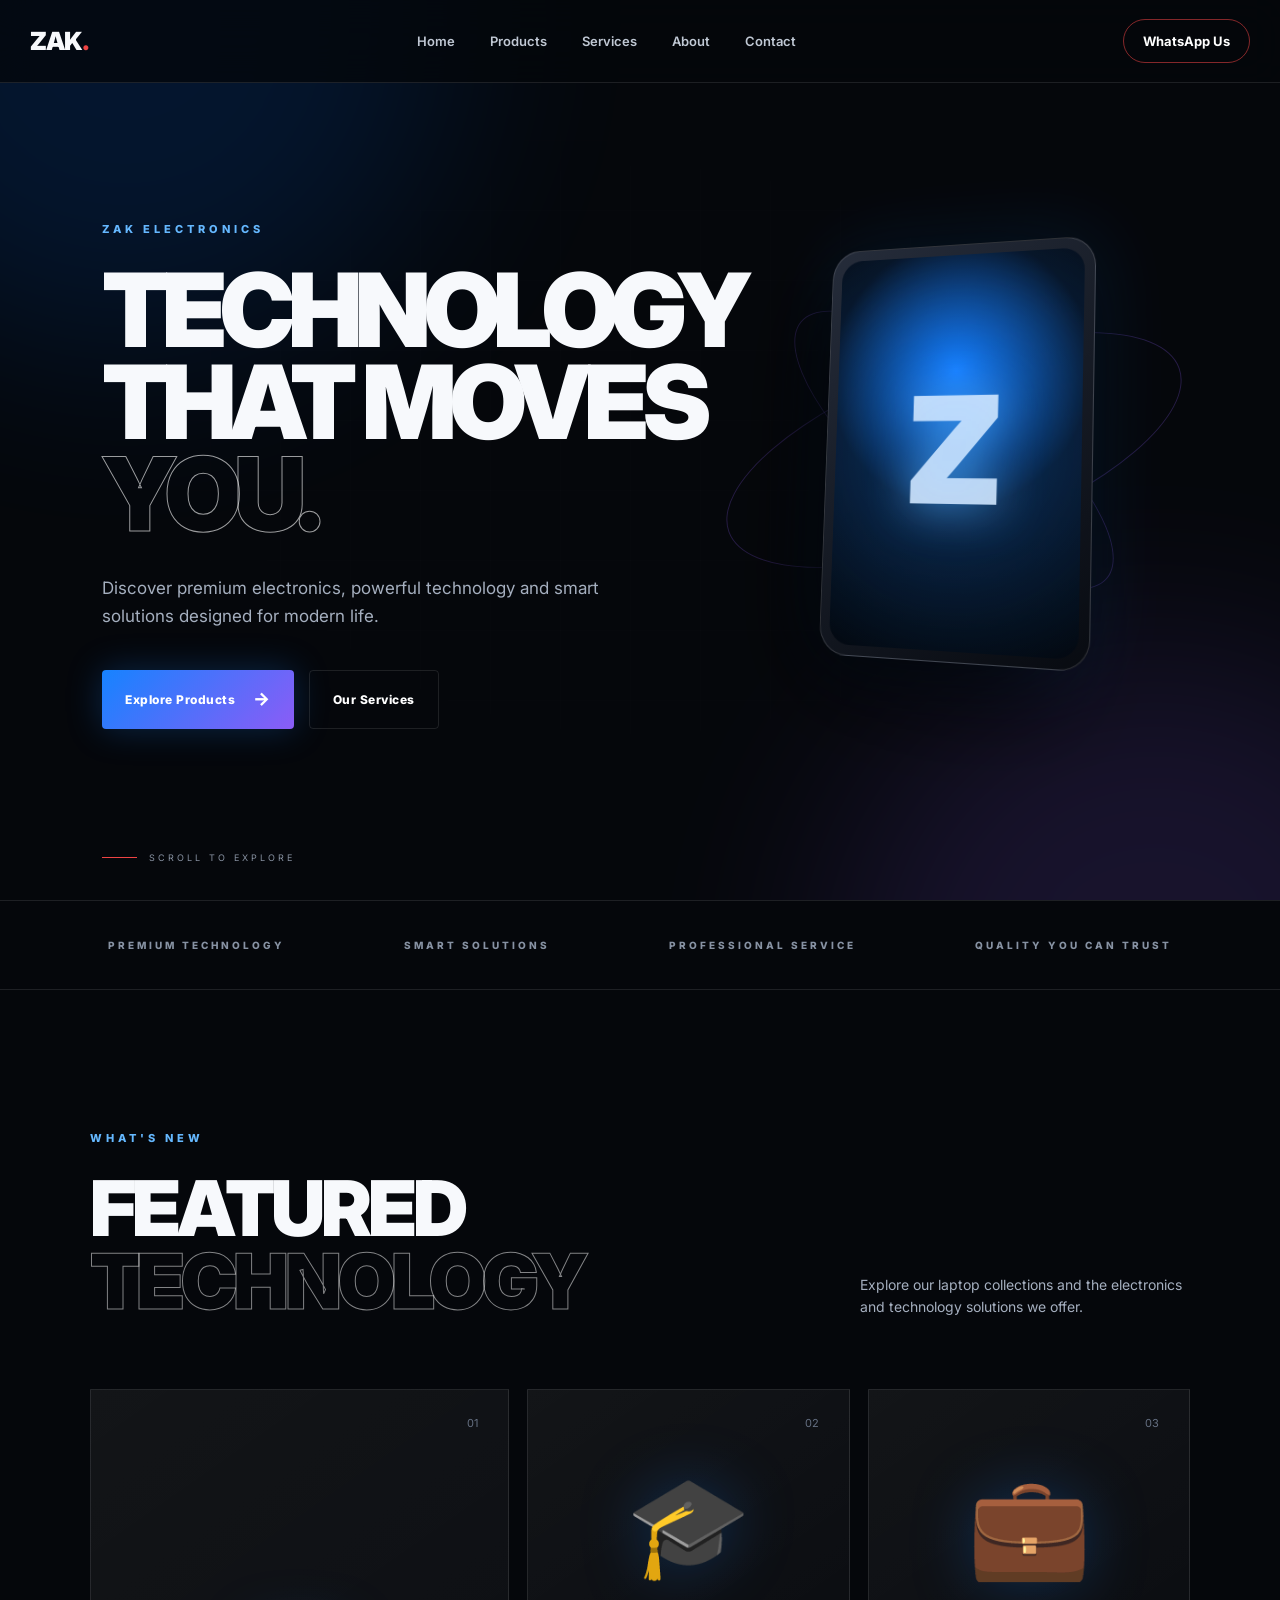
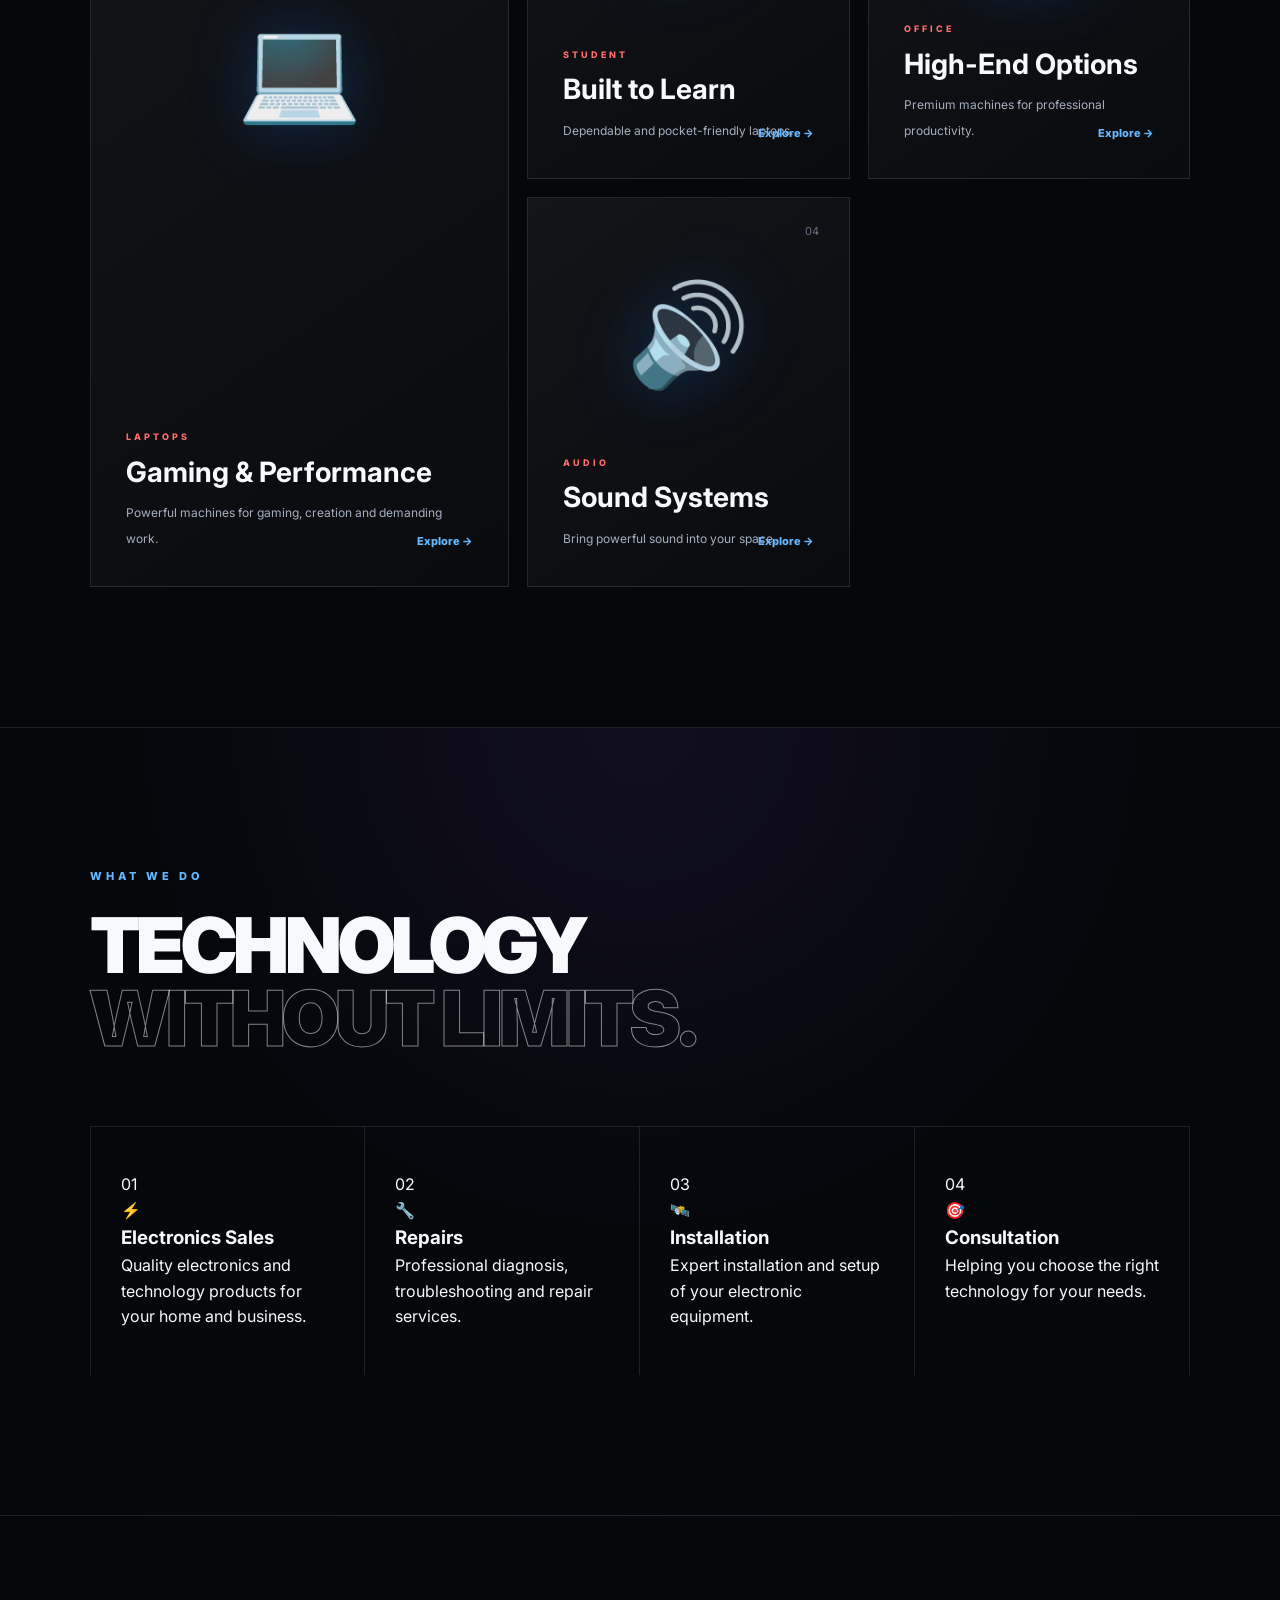
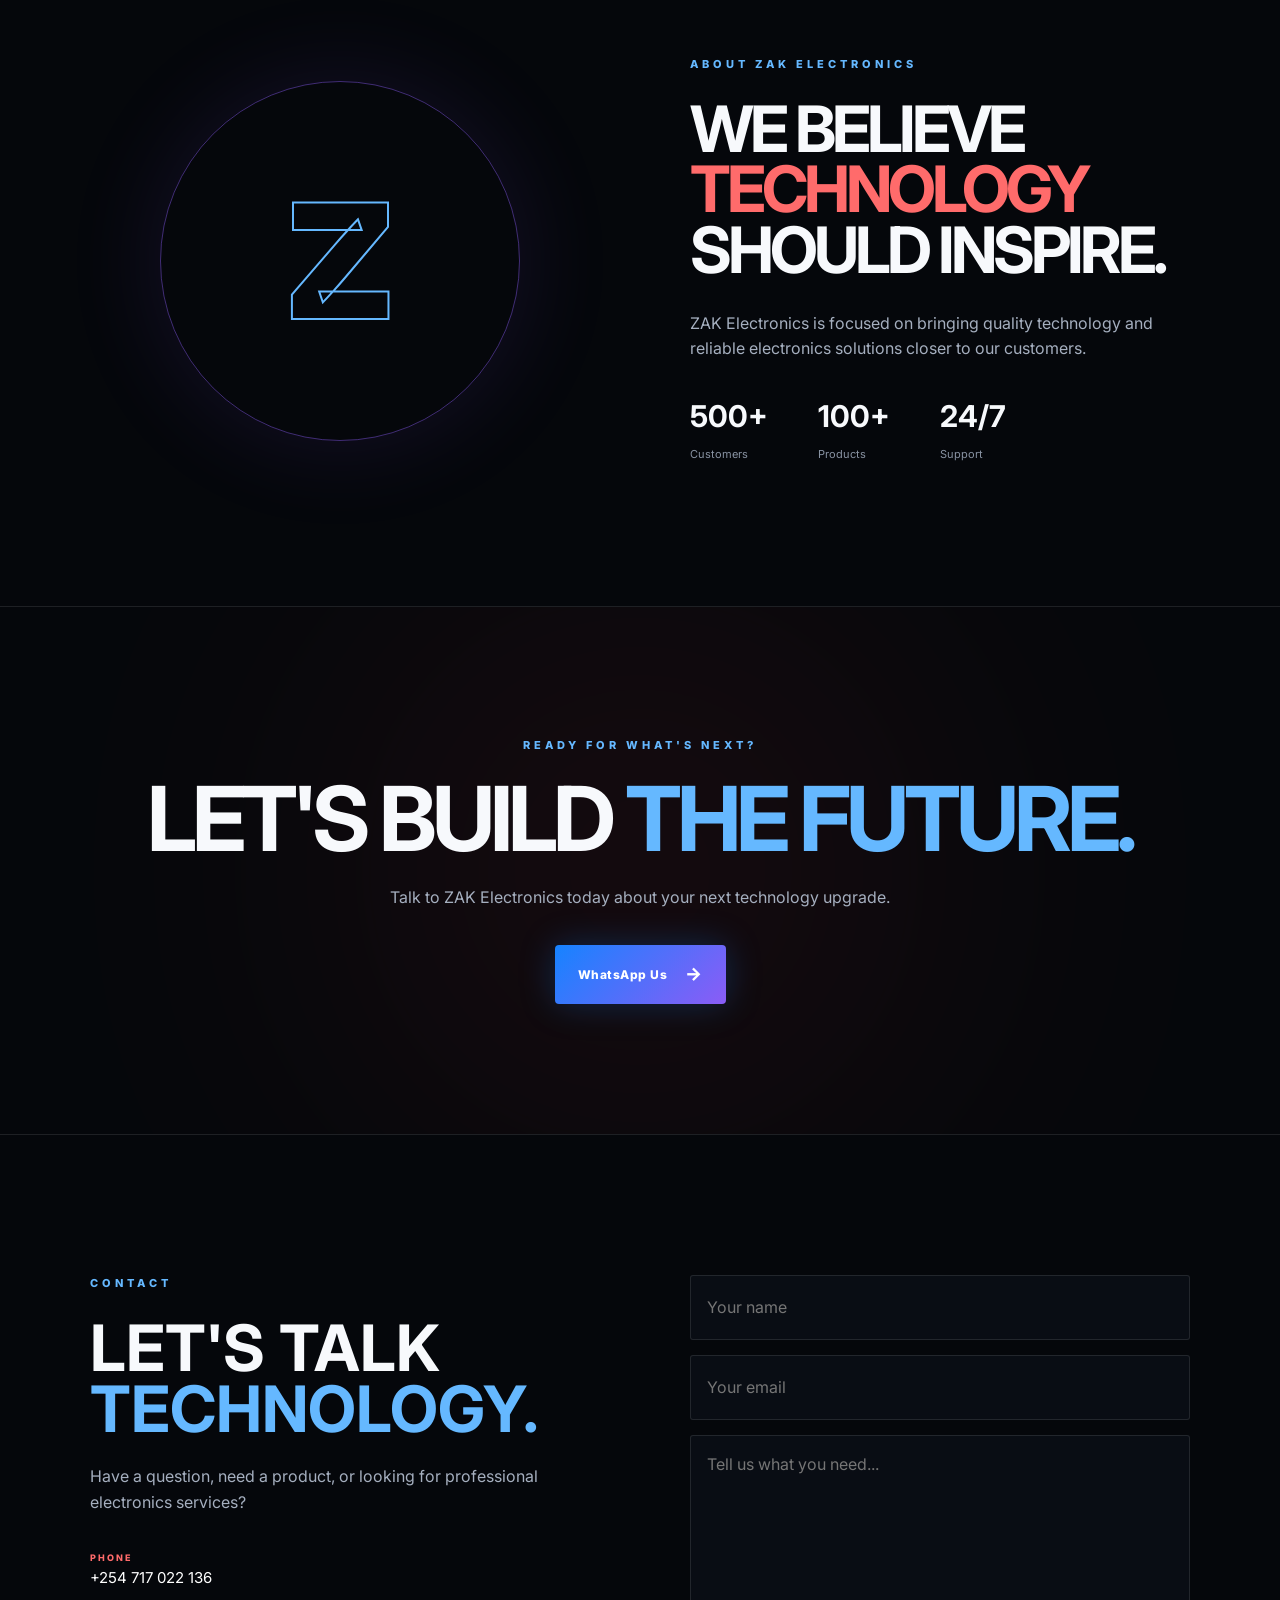
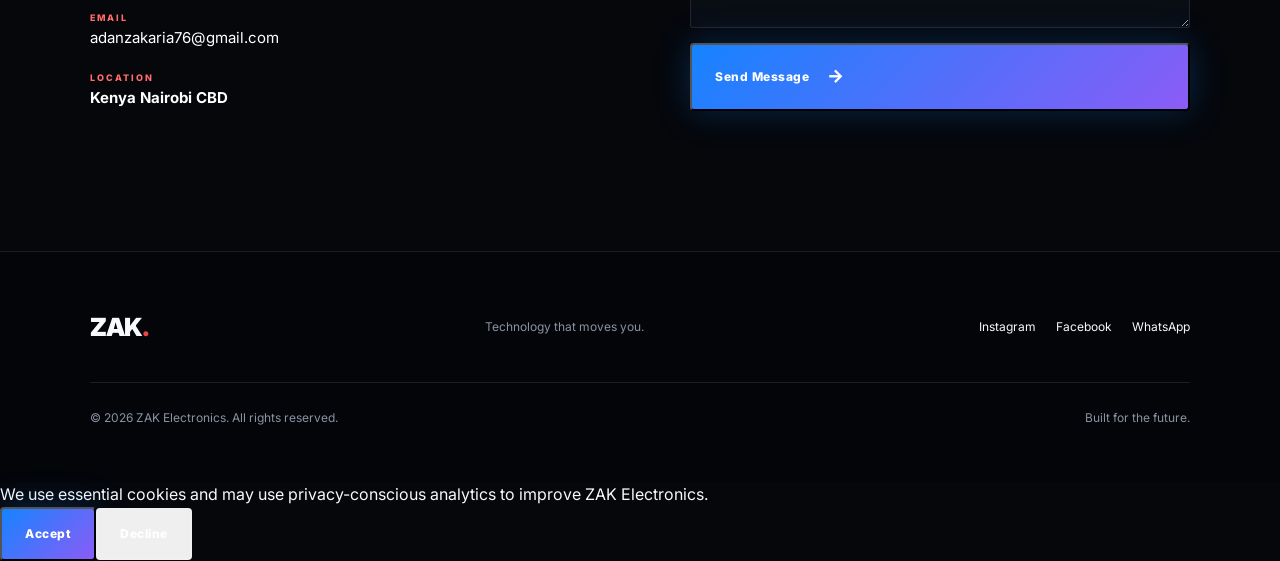
<file: index.html>
<!DOCTYPE html><html lang="en"><head><meta charset="UTF-8"><meta name="viewport" content="width=device-width, initial-scale=1.0"><title>ZAK Electronics Nairobi | Electronics & Technology</title><meta name="description" content="ZAK Electronics Nairobi CBD — quality electronics, technology products, repairs, installation and professional solutions. Contact us on WhatsApp today."><meta property="og:title" content="ZAK Electronics Nairobi"><meta property="og:description" content="Quality electronics, technology products, repairs and professional solutions in Nairobi CBD."><meta property="og:type" content="website"><meta property="og:url" content="https://zack-electronics.vercel.app/"><meta name="twitter:card" content="summary_large_image"><meta name="twitter:title" content="ZAK Electronics Nairobi"><meta name="twitter:description" content="Quality electronics and professional technology solutions in Nairobi CBD."><link rel="stylesheet" href="style.css"><link rel="icon" type="image/svg+xml" href="favicon.svg"></head><body><header class="site-header"><nav class="navbar"><a href="#home" class="logo">ZAK<span>.</span></a><div class="nav-links"><a href="#home">Home</a><a href="products-menu.html">Products</a><a href="#services">Services</a><a href="#about">About</a><a href="#contact">Contact</a></div><a href="https://wa.me/254717022136" class="nav-button" target="_blank" rel="noopener">WhatsApp Us</a></nav></header><main><section class="hero" id="home"><div class="hero-background"><div class="glow glow-one"></div><div class="glow glow-two"></div><div class="grid"></div></div><div class="hero-content"><p class="eyebrow">ZAK ELECTRONICS</p><h1>TECHNOLOGY <span>THAT MOVES <em>YOU.</em></span></h1><p class="hero-description">Discover premium electronics, powerful technology and smart solutions designed for modern life.</p><div class="hero-actions"><a href="products-menu.html" class="button button-primary">Explore Products <span>→</span></a><a href="#services" class="button button-outline">Our Services</a></div></div><div class="hero-visual"><div class="orbital orbital-one"></div><div class="orbital orbital-two"></div><div class="device"><div class="device-screen"><div class="screen-glow"></div><span>Z</span></div></div></div><div class="scroll-indicator"><span></span>SCROLL TO EXPLORE</div></section><section class="brand-strip"><div>PREMIUM TECHNOLOGY</div><div>SMART SOLUTIONS</div><div>PROFESSIONAL SERVICE</div><div>QUALITY YOU CAN TRUST</div></section><section class="section products-section" id="products"><div class="section-header"><div><p class="eyebrow">WHAT'S NEW</p><h2>FEATURED <span>TECHNOLOGY</span></h2></div><p class="section-description">Explore our laptop collections and the electronics and technology solutions we offer.</p></div><div class="product-grid"><article class="product-card product-large"><div class="product-number">01</div><div class="product-icon">💻</div><div class="product-info"><p>LAPTOPS</p><h3>Gaming & Performance</h3><span>Powerful machines for gaming, creation and demanding work.</span></div><a href="products-menu.html">Explore →</a></article><article class="product-card"><div class="product-number">02</div><div class="product-icon">🎓</div><div class="product-info"><p>STUDENT</p><h3>Built to Learn</h3><span>Dependable and pocket-friendly laptops.</span></div><a href="student-laptops.html">Explore →</a></article><article class="product-card"><div class="product-number">03</div><div class="product-icon">💼</div><div class="product-info"><p>OFFICE</p><h3>High-End Options</h3><span>Premium machines for professional productivity.</span></div><a href="office-high-end.html">Explore →</a></article><article class="product-card"><div class="product-number">04</div><div class="product-icon">🔊</div><div class="product-info"><p>AUDIO</p><h3>Sound Systems</h3><span>Bring powerful sound into your space.</span></div><a href="#contact">Explore →</a></article></div></section><section class="section services-section" id="services"><div class="section-header"><div><p class="eyebrow">WHAT WE DO</p><h2>TECHNOLOGY <span>WITHOUT LIMITS.</span></h2></div></div><div class="services-grid"><div class="service"><span class="service-number">01</span><div class="service-icon">⚡</div><h3>Electronics Sales</h3><p>Quality electronics and technology products for your home and business.</p></div><div class="service"><span class="service-number">02</span><div class="service-icon">🔧</div><h3>Repairs</h3><p>Professional diagnosis, troubleshooting and repair services.</p></div><div class="service"><span class="service-number">03</span><div class="service-icon">🛰️</div><h3>Installation</h3><p>Expert installation and setup of your electronic equipment.</p></div><div class="service"><span class="service-number">04</span><div class="service-icon">🎯</div><h3>Consultation</h3><p>Helping you choose the right technology for your needs.</p></div></div></section><section class="section about-section" id="about"><div class="about-visual"><div class="about-circle"><span>Z</span></div></div><div class="about-content"><p class="eyebrow">ABOUT ZAK ELECTRONICS</p><h2>WE BELIEVE <span>TECHNOLOGY</span> SHOULD INSPIRE.</h2><p class="about-text">ZAK Electronics is focused on bringing quality technology and reliable electronics solutions closer to our customers.</p><div class="stats"><div><strong>500+</strong><span>Customers</span></div><div><strong>100+</strong><span>Products</span></div><div><strong>24/7</strong><span>Support</span></div></div></div></section><section class="cta-section"><div class="cta-glow"></div><div class="cta-content"><p class="eyebrow">READY FOR WHAT'S NEXT?</p><h2>LET'S BUILD <span>THE FUTURE.</span></h2><p>Talk to ZAK Electronics today about your next technology upgrade.</p><a href="https://wa.me/254717022136?text=Hello%20ZAK%20Electronics%2C%20I%20would%20like%20to%20make%20an%20inquiry." class="button button-primary" target="_blank" rel="noopener">WhatsApp Us <span>→</span></a></div></section><section class="section contact-section" id="contact"><div class="contact-content"><p class="eyebrow">CONTACT</p><h2>LET'S TALK <span>TECHNOLOGY.</span></h2><p>Have a question, need a product, or looking for professional electronics services?</p><div class="contact-details"><div><span>PHONE</span><a href="tel:+254717022136">+254 717 022 136</a></div><div><span>EMAIL</span><a href="mailto:adanzakaria76@gmail.com">adanzakaria76@gmail.com</a></div><div><span>LOCATION</span><strong>Kenya Nairobi CBD</strong></div></div></div><form class="contact-form" id="contactForm"><input type="text" id="name" placeholder="Your name" required><input type="email" id="email" placeholder="Your email" required><textarea id="message" placeholder="Tell us what you need..." rows="6" required></textarea><button type="submit" class="button button-primary">Send Message <span>→</span></button></form></section></main><footer><div class="footer-top"><a href="#home" class="logo">ZAK<span>.</span></a><p>Technology that moves you.</p><div class="social-links"><a href="#">Instagram</a><a href="#">Facebook</a><a href="https://wa.me/254717022136">WhatsApp</a></div></div><div class="footer-bottom"><p>© <span id="year"></span> ZAK Electronics. All rights reserved.</p><p>Built for the future.</p></div></footer><script src="script.js"></script></body></html>
</file>
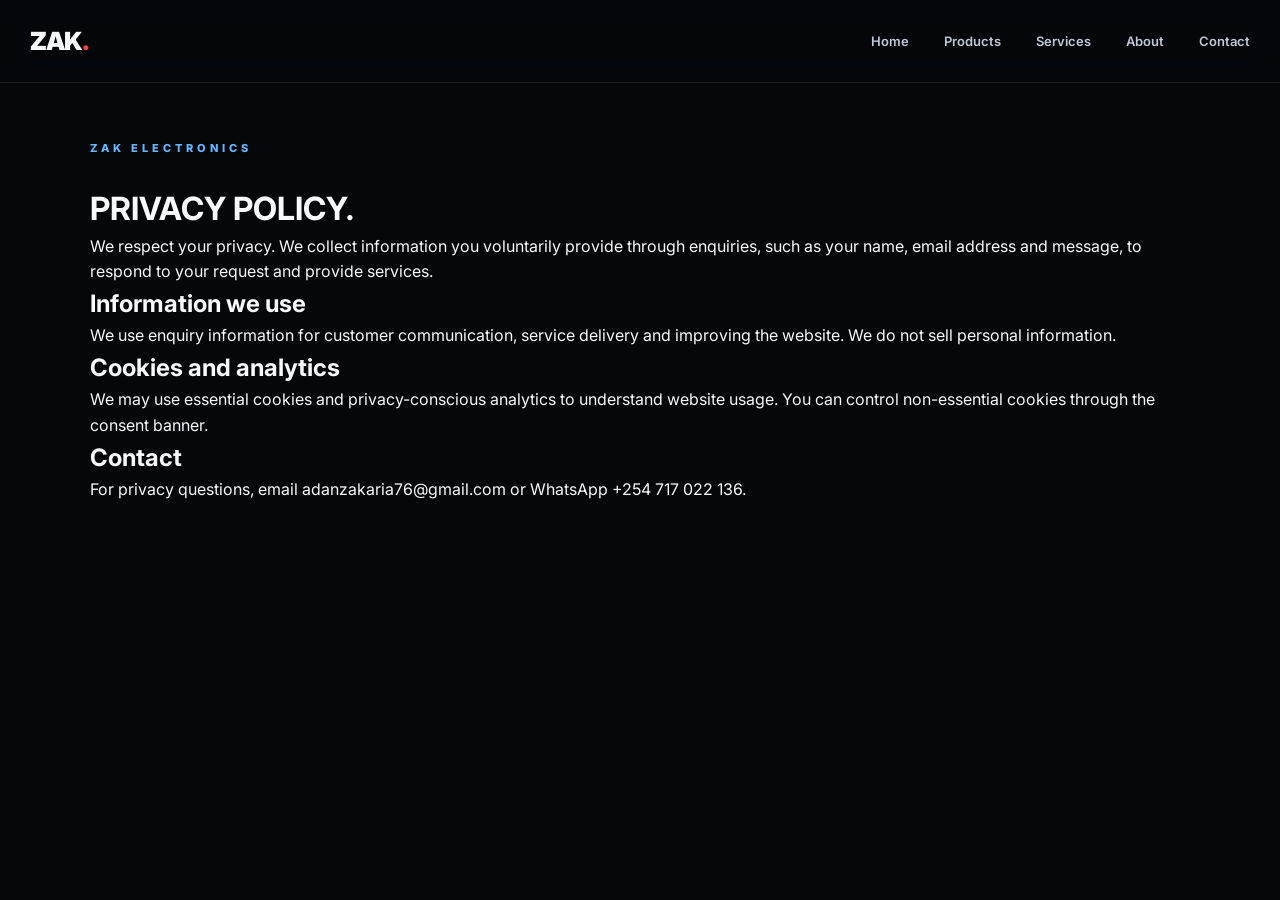
<file: privacy-policy.html>
<!doctype html><html lang="en"><head><meta charset="utf-8"><meta name="viewport" content="width=device-width,initial-scale=1"><title>Privacy Policy | ZAK Electronics Nairobi</title><meta name="description" content="Privacy Policy for ZAK Electronics Nairobi."><link rel="stylesheet" href="style.css"><link rel="icon" href="favicon.svg"></head><body><header class="site-header"><nav class="navbar"><a href="index.html" class="logo">ZAK<span>.</span></a><div class="nav-links"><a href="index.html">Home</a><a href="products-menu.html">Products</a><a href="services.html">Services</a><a href="about.html">About</a><a href="contact.html">Contact</a></div></nav></header><main class="section"><p class="eyebrow">ZAK ELECTRONICS</p><h1>PRIVACY <span>POLICY.</span></h1><p>We respect your privacy. We collect information you voluntarily provide through enquiries, such as your name, email address and message, to respond to your request and provide services.</p><h2>Information we use</h2><p>We use enquiry information for customer communication, service delivery and improving the website. We do not sell personal information.</p><h2>Cookies and analytics</h2><p>We may use essential cookies and privacy-conscious analytics to understand website usage. You can control non-essential cookies through the consent banner.</p><h2>Contact</h2><p>For privacy questions, email adanzakaria76@gmail.com or WhatsApp +254 717 022 136.</p></main></body></html>
</file>
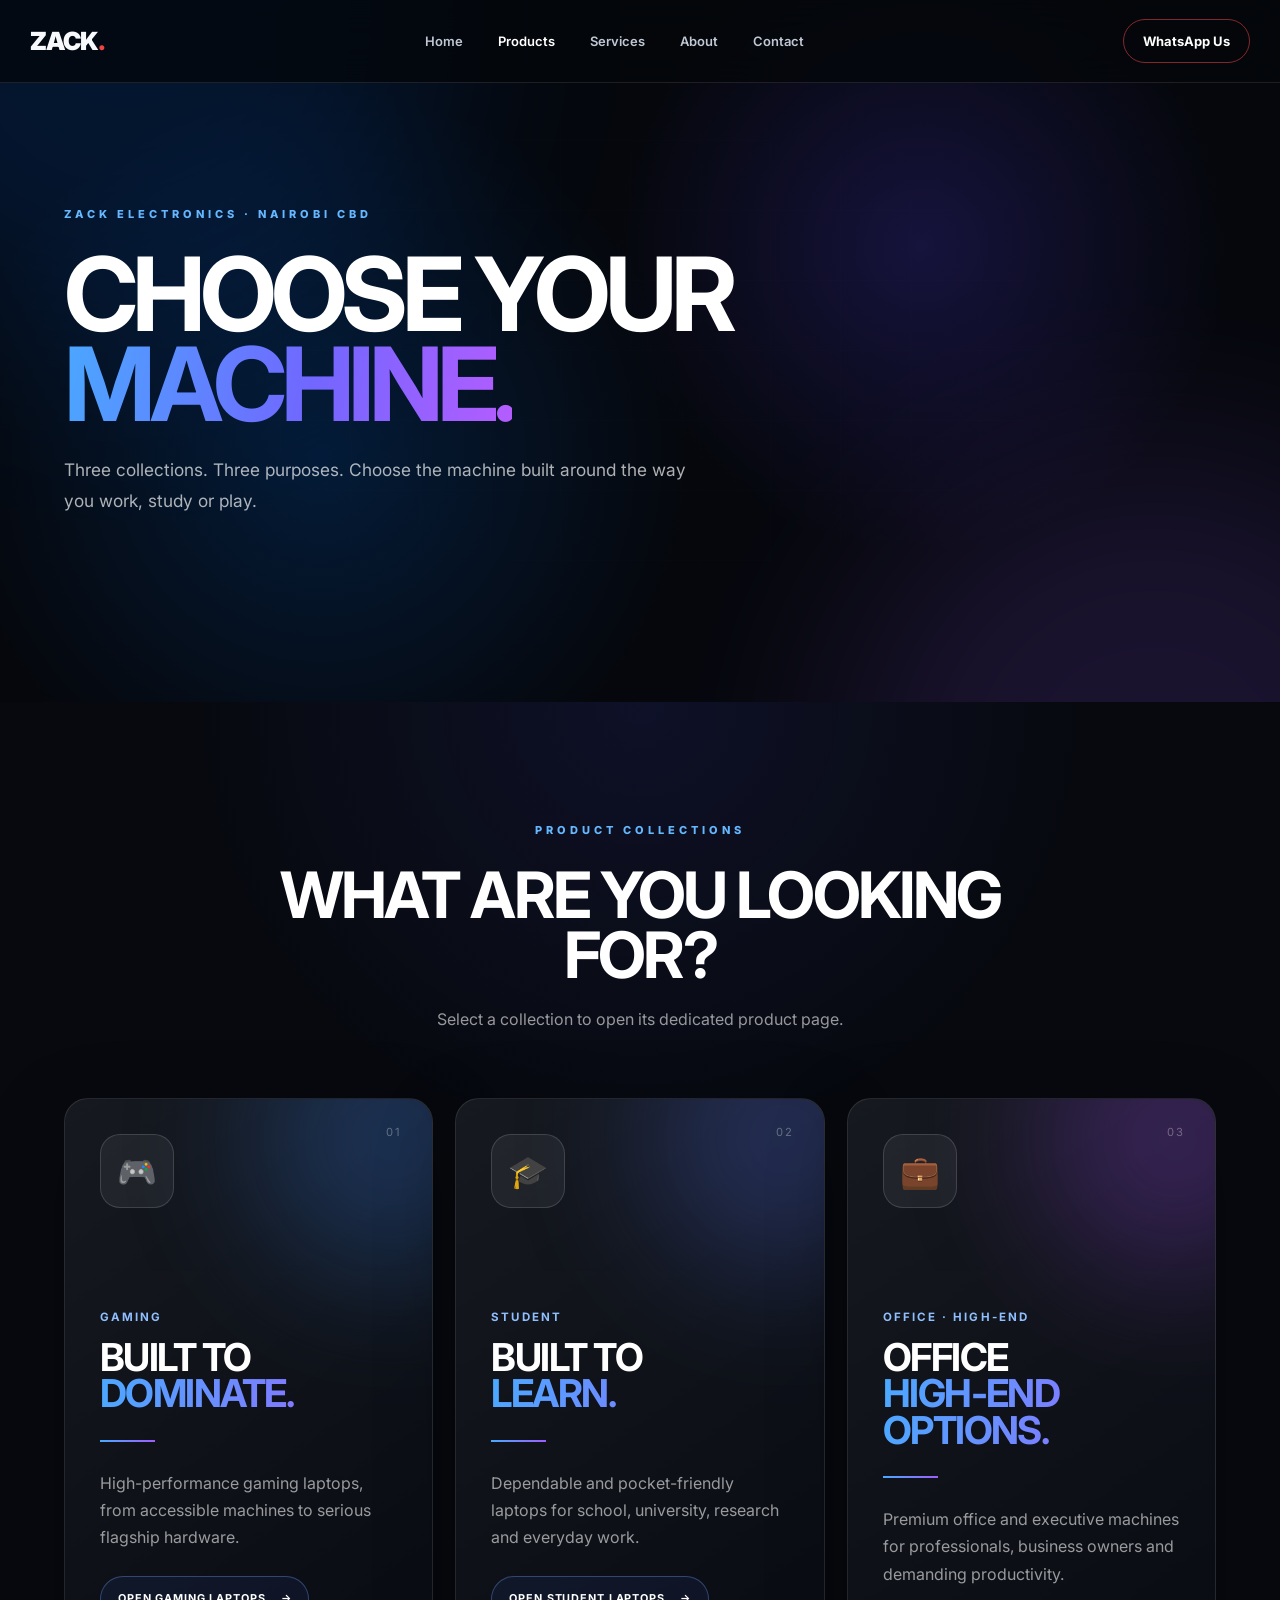
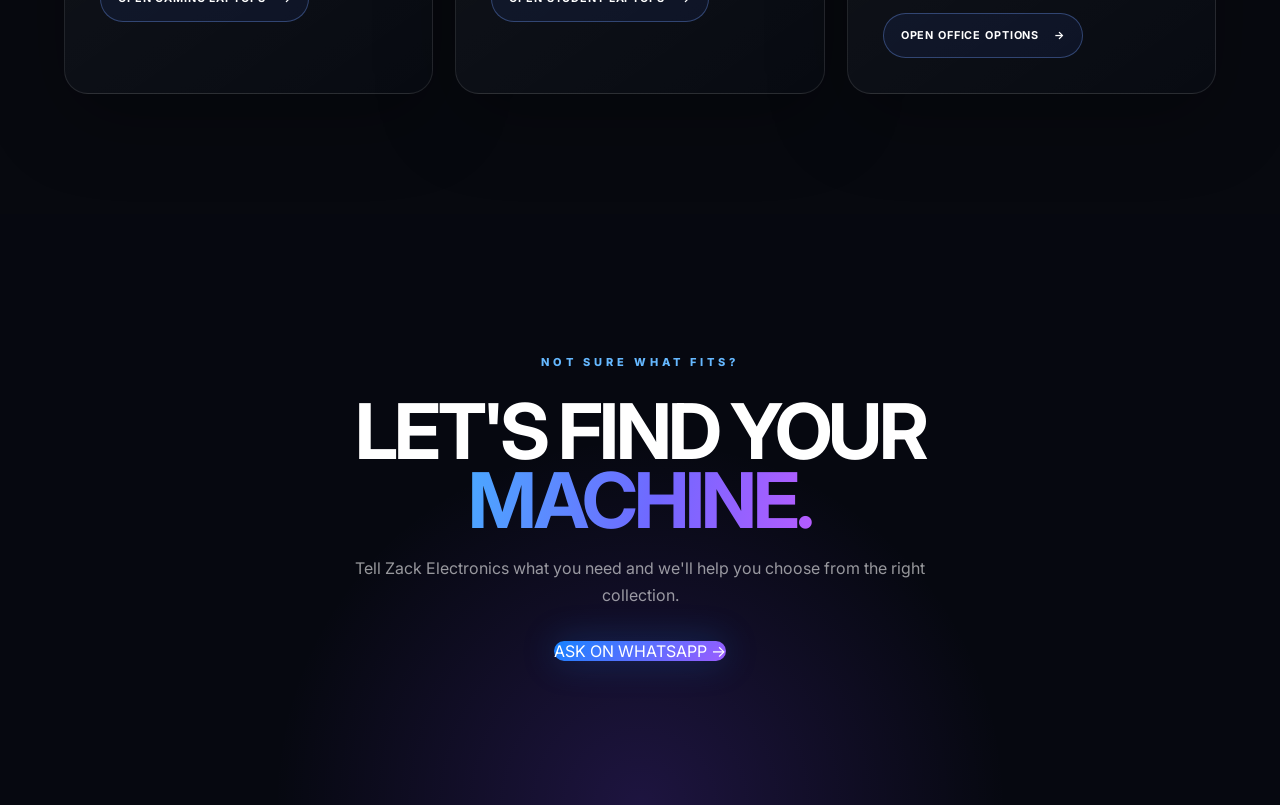
<file: products-menu.html>
<!DOCTYPE html>
<html lang="en">
<head>
<meta charset="UTF-8">
<meta name="viewport" content="width=device-width, initial-scale=1.0">
<title>Products | Zack Electronics Nairobi</title>
<meta name="description" content="Choose your Zack Electronics laptop collection: gaming, student and office high-end options in Nairobi CBD.">
<link rel="stylesheet" href="style.css">
<link rel="stylesheet" href="products.css">
<link rel="icon" type="image/svg+xml" href="favicon.svg">
</head>
<body>
<header class="site-header"><nav class="navbar"><a href="index.html" class="logo">ZACK<span>.</span></a><div class="nav-links"><a href="index.html">Home</a><a href="products-menu.html" class="active">Products</a><a href="services.html">Services</a><a href="about.html">About</a><a href="contact.html">Contact</a></div><a href="https://wa.me/254717022136" class="nav-button" target="_blank" rel="noopener">WhatsApp Us</a></nav></header>
<main>
<section class="products-hero"><div class="hero-background"><div class="glow glow-one"></div><div class="glow glow-two"></div><div class="grid"></div></div><div class="products-hero-content"><p class="eyebrow">ZACK ELECTRONICS · NAIROBI CBD</p><h1>CHOOSE YOUR<br><span>MACHINE.</span></h1><p>Three collections. Three purposes. Choose the machine built around the way you work, study or play.</p></div></section>
<section class="laptop-collections"><div class="collection-heading"><p class="eyebrow">PRODUCT COLLECTIONS</p><h2>WHAT ARE YOU <span>LOOKING FOR?</span></h2><p>Select a collection to open its dedicated product page.</p></div><div class="collection-grid">
<article class="collection-card gaming-card"><div class="collection-number">01</div><div class="collection-glow"></div><div class="collection-icon">🎮</div><div class="collection-content"><p>GAMING</p><h3>BUILT TO <span>DOMINATE.</span></h3><div class="collection-line"></div><p class="collection-description">High-performance gaming laptops, from accessible machines to serious flagship hardware.</p><a href="products.html" class="collection-button">OPEN GAMING LAPTOPS <span>→</span></a></div></article>
<article class="collection-card student-card"><div class="collection-number">02</div><div class="collection-glow"></div><div class="collection-icon">🎓</div><div class="collection-content"><p>STUDENT</p><h3>BUILT TO <span>LEARN.</span></h3><div class="collection-line"></div><p class="collection-description">Dependable and pocket-friendly laptops for school, university, research and everyday work.</p><a href="student-laptops.html" class="collection-button">OPEN STUDENT LAPTOPS <span>→</span></a></div></article>
<article class="collection-card professional-card"><div class="collection-number">03</div><div class="collection-glow"></div><div class="collection-icon">💼</div><div class="collection-content"><p>OFFICE · HIGH-END</p><h3>OFFICE <span>HIGH-END OPTIONS.</span></h3><div class="collection-line"></div><p class="collection-description">Premium office and executive machines for professionals, business owners and demanding productivity.</p><a href="office-high-end.html" class="collection-button">OPEN OFFICE OPTIONS <span>→</span></a></div></article>
</div></section>
<section class="products-cta"><p class="eyebrow">NOT SURE WHAT FITS?</p><h2>LET'S FIND YOUR <span>MACHINE.</span></h2><p>Tell Zack Electronics what you need and we'll help you choose from the right collection.</p><a href="https://wa.me/254717022136?text=Hello%20Zack%20Electronics%2C%20I%27d%20like%20help%20choosing%20a%20laptop." class="button-primary" target="_blank" rel="noopener">ASK ON WHATSAPP →</a></section>
</main></body></html>
</file>
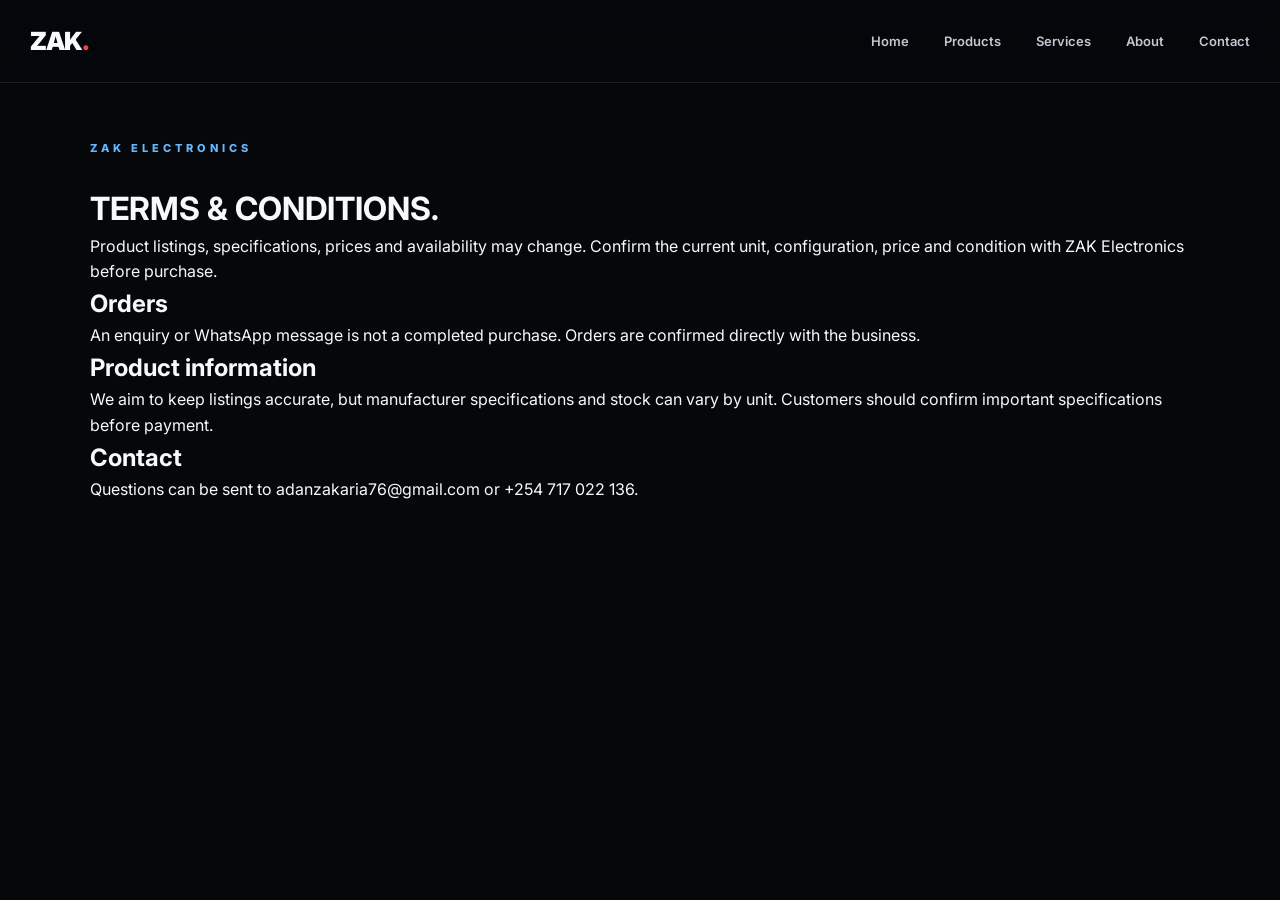
<file: terms.html>
<!doctype html><html lang="en"><head><meta charset="utf-8"><meta name="viewport" content="width=device-width,initial-scale=1"><title>Terms & Conditions | ZAK Electronics Nairobi</title><meta name="description" content="Terms and Conditions for ZAK Electronics Nairobi."><link rel="stylesheet" href="style.css"><link rel="icon" href="favicon.svg"></head><body><header class="site-header"><nav class="navbar"><a href="index.html" class="logo">ZAK<span>.</span></a><div class="nav-links"><a href="index.html">Home</a><a href="products-menu.html">Products</a><a href="services.html">Services</a><a href="about.html">About</a><a href="contact.html">Contact</a></div></nav></header><main class="section"><p class="eyebrow">ZAK ELECTRONICS</p><h1>TERMS & <span>CONDITIONS.</span></h1><p>Product listings, specifications, prices and availability may change. Confirm the current unit, configuration, price and condition with ZAK Electronics before purchase.</p><h2>Orders</h2><p>An enquiry or WhatsApp message is not a completed purchase. Orders are confirmed directly with the business.</p><h2>Product information</h2><p>We aim to keep listings accurate, but manufacturer specifications and stock can vary by unit. Customers should confirm important specifications before payment.</p><h2>Contact</h2><p>Questions can be sent to adanzakaria76@gmail.com or +254 717 022 136.</p></main></body></html>
</file>
<file: style.css>
@import url('https://fonts.googleapis.com/css2?family=Inter:wght@400;500;600;700;800;900&display=swap');
:root{--bg:#05070b;--bg-soft:#0a0e16;--card:#0d121c;--line:rgba(255,255,255,.1);--text:#f7f9fc;--muted:#a5afbf;--blue:#1683ff;--blue-light:#65b8ff;--purple:#8b5cf6;--red:#ef4444;--red-light:#ff6b6b;--white:#fff;--glow:rgba(22,131,255,.4)}
*{margin:0;padding:0;box-sizing:border-box}html{scroll-behavior:smooth}body{background:var(--bg);color:var(--text);font-family:Inter,Arial,sans-serif;line-height:1.6;overflow-x:hidden}::selection{background:var(--red);color:#fff}a{color:inherit;text-decoration:none}button,input,textarea{font:inherit}.site-header{position:fixed;top:0;left:0;width:100%;z-index:1000;background:rgba(5,7,11,.78);backdrop-filter:blur(18px);border-bottom:1px solid var(--line)}.navbar{max-width:1300px;margin:auto;height:82px;padding:0 30px;display:flex;align-items:center;justify-content:space-between}.logo{font-size:25px;font-weight:900;letter-spacing:-1px}.logo span{color:var(--red)}.nav-links{display:flex;gap:35px}.nav-links a{color:#c0c8d4;font-size:13px;font-weight:600;transition:.3s}.nav-links a:hover{color:#fff}.nav-button{border:1px solid rgba(239,68,68,.55);padding:11px 19px;border-radius:30px;color:#fff;font-size:13px;font-weight:700;transition:.3s}.nav-button:hover{background:var(--red);border-color:var(--red);box-shadow:0 0 30px rgba(239,68,68,.3)}
.hero{min-height:100vh;position:relative;overflow:hidden;display:flex;align-items:center;padding:150px 8% 100px}.hero-background{position:absolute;inset:0;pointer-events:none}.grid{position:absolute;inset:0;opacity:.2;background-image:linear-gradient(rgba(255,255,255,.04) 1px,transparent 1px),linear-gradient(90deg,rgba(255,255,255,.04) 1px,transparent 1px);background-size:70px 70px;mask-image:radial-gradient(ellipse at center,#000 20%,transparent 75%)}.glow{position:absolute;width:650px;height:650px;border-radius:50%;filter:blur(100px);opacity:.14}.glow-one{background:#006eff;top:-300px;left:-200px}.glow-two{background:var(--purple);bottom:-400px;right:-200px}.hero-content{position:relative;z-index:2;max-width:800px}.eyebrow{color:var(--blue-light);font-size:11px;font-weight:800;letter-spacing:4px;margin-bottom:25px}.hero h1{font-size:clamp(60px,8vw,125px);line-height:.9;letter-spacing:-7px;font-weight:900}.hero h1 span{display:block}.hero h1 em{color:transparent;-webkit-text-stroke:1px rgba(255,255,255,.6);font-style:normal}.hero-description{max-width:520px;color:var(--muted);font-size:17px;margin-top:35px}.hero-actions{display:flex;gap:15px;margin-top:40px}.button{display:inline-flex;align-items:center;gap:18px;padding:15px 23px;border-radius:4px;font-size:12px;font-weight:800;letter-spacing:.5px;transition:transform .3s,box-shadow .3s,background .3s}.button span{font-size:18px}.button-primary{background:linear-gradient(135deg,var(--blue),var(--purple));color:#fff;box-shadow:0 0 35px rgba(22,131,255,.25)}.button-primary:hover{transform:translateY(-4px);box-shadow:0 15px 50px rgba(22,131,255,.4)}.button-outline{border:1px solid var(--line);color:#fff}.button-outline:hover{background:rgba(255,255,255,.07);transform:translateY(-4px)}
.hero-visual{position:absolute;right:4%;top:50%;width:550px;height:550px;transform:translateY(-50%);display:flex;align-items:center;justify-content:center}.device{width:280px;height:420px;border-radius:30px;background:linear-gradient(145deg,#252c3a,#080b11);border:1px solid rgba(255,255,255,.15);box-shadow:-30px 30px 100px rgba(0,0,0,.8),0 0 80px rgba(22,131,255,.15);transform:perspective(1000px) rotateY(-18deg) rotateX(5deg);position:relative;animation:deviceFloat 6s ease-in-out infinite}.device-screen{position:absolute;inset:10px;border-radius:22px;background:radial-gradient(circle at 50% 30%,#147dff,#07101d 45%,#030508);display:flex;align-items:center;justify-content:center;overflow:hidden}.device-screen span{font-size:150px;font-weight:900;color:rgba(255,255,255,.9);text-shadow:0 0 50px rgba(94,180,255,.8)}.screen-glow{position:absolute;width:250px;height:250px;background:var(--blue);filter:blur(100px);opacity:.35}.orbital{position:absolute;border:1px solid rgba(139,92,246,.25);border-radius:50%;transform:rotate(-20deg);animation:orbit 12s linear infinite}.orbital-one{width:480px;height:180px}.orbital-two{width:400px;height:140px;transform:rotate(40deg);animation-direction:reverse}@keyframes deviceFloat{0%,100%{transform:perspective(1000px) rotateY(-18deg) rotateX(5deg) translateY(0)}50%{transform:perspective(1000px) rotateY(-18deg) rotateX(5deg) translateY(-20px)}}@keyframes orbit{from{transform:rotate(0)}to{transform:rotate(360deg)}}
.scroll-indicator{position:absolute;bottom:35px;left:8%;color:#8993a3;font-size:9px;letter-spacing:3px;display:flex;align-items:center;gap:12px}.scroll-indicator span{width:35px;height:1px;background:var(--red)}.brand-strip{min-height:90px;border-top:1px solid var(--line);border-bottom:1px solid var(--line);display:flex;align-items:center;justify-content:space-around;gap:30px;padding:20px 5%;color:#8792a3;font-size:10px;font-weight:800;letter-spacing:3px}.section{max-width:1300px;margin:auto;padding:140px 7%}.section-header{display:flex;justify-content:space-between;align-items:end;gap:50px;margin-bottom:70px}.section-header h2{font-size:clamp(45px,6vw,80px);line-height:.95;letter-spacing:-4px;font-weight:900}.section-header h2 span{display:block;color:transparent;-webkit-text-stroke:1px rgba(255,255,255,.5)}.section-description{max-width:330px;color:var(--muted);font-size:14px}.product-grid{display:grid;grid-template-columns:1.3fr 1fr 1fr;gap:18px}.product-card{min-height:390px;background:linear-gradient(145deg,rgba(255,255,255,.055),rgba(255,255,255,.015));border:1px solid var(--line);padding:35px;position:relative;overflow:hidden;transition:transform .4s,border .4s}.product-card:hover{transform:translateY(-8px);border-color:rgba(239,68,68,.4)}.product-large{grid-row:span 2}.product-number{position:absolute;top:25px;right:30px;color:#657082;font-size:11px}.product-icon{font-size:100px;position:absolute;top:35%;left:50%;transform:translate(-50%,-50%);filter:drop-shadow(0 0 30px rgba(22,131,255,.25));transition:transform .4s}.product-card:hover .product-icon{transform:translate(-50%,-50%) scale(1.12) rotate(-4deg)}.product-info{position:absolute;bottom:35px;left:35px;right:35px}.product-info p{color:var(--red-light);font-size:9px;font-weight:800;letter-spacing:3px}.product-info h3{font-size:28px;margin:5px 0}.product-info span{color:var(--muted);font-size:12px}.product-card>a{position:absolute;bottom:35px;right:35px;color:var(--blue-light);font-size:11px;font-weight:800}.services-section{max-width:none;background:radial-gradient(circle at 50% 0,rgba(139,92,246,.09),transparent 50%);border-top:1px solid var(--line);border-bottom:1px solid var(--line)}.services-section .section-header{max-width:1300px;margin-left:auto;margin-right:auto}.services-grid{max-width:1300px;margin:auto;display:grid;grid-template-columns:repeat(4,1fr);border-top:1px solid var(--line)}.service{padding:45px 30px;border-right:1px solid var(--line);position:relative;transition:background .3s}.service:first-child{border-left:1px solid var(--line)}.service:hover{background:rgba(22,131,255,.04)}
.about-section{display:grid;grid-template-columns:1fr 1fr;align-items:center;gap:100px}.about-circle{width:360px;height:360px;margin:auto;border:1px solid rgba(139,92,246,.45);border-radius:50%;display:grid;place-items:center;box-shadow:0 0 100px rgba(139,92,246,.12)}.about-circle span{font-size:160px;font-weight:900;color:transparent;-webkit-text-stroke:2px var(--blue-light)}.about-content h2{font-size:clamp(45px,5vw,75px);line-height:.95;letter-spacing:-4px}.about-content h2 span{color:var(--red-light)}.about-text{color:var(--muted);margin:30px 0;max-width:550px}.stats{display:flex;gap:50px}.stats strong{display:block;font-size:30px}.stats span{color:#8993a3;font-size:11px}.cta-section{padding:130px 7%;position:relative;overflow:hidden;text-align:center;border-top:1px solid var(--line);border-bottom:1px solid var(--line)}.cta-glow{position:absolute;width:600px;height:600px;border-radius:50%;background:var(--red);filter:blur(150px);opacity:.08;left:50%;top:50%;transform:translate(-50%,-50%)}.cta-content{position:relative;z-index:2}.cta-content h2{font-size:clamp(50px,7vw,100px);line-height:.9;letter-spacing:-5px}.cta-content h2 span{color:var(--blue-light)}.cta-content p:not(.eyebrow){color:var(--muted);margin:25px auto 35px}.contact-section{display:grid;grid-template-columns:1fr 1fr;gap:100px}.contact-content h2{font-size:clamp(45px,5vw,70px);line-height:.95}.contact-content h2 span{color:var(--blue-light)}.contact-content>p:not(.eyebrow){color:var(--muted);margin:25px 0 35px}.contact-details{display:grid;gap:20px}.contact-details span{display:block;color:var(--red-light);font-size:9px;font-weight:800;letter-spacing:2px}.contact-details a,.contact-details strong{font-size:15px;color:#fff}.contact-form{display:grid;gap:15px}.contact-form input,.contact-form textarea{width:100%;background:#090d14;border:1px solid var(--line);color:#fff;padding:16px;outline:none;border-radius:3px}.contact-form input:focus,.contact-form textarea:focus{border-color:var(--blue-light);box-shadow:0 0 0 2px rgba(22,131,255,.08)}footer{border-top:1px solid var(--line);padding:55px 7%;background:#030509}.footer-top,.footer-bottom{max-width:1300px;margin:auto;display:flex;justify-content:space-between;gap:30px;align-items:center}.footer-top p,.footer-bottom{color:#8993a3;font-size:12px}.social-links{display:flex;gap:20px;font-size:12px}.footer-bottom{border-top:1px solid var(--line);margin-top:35px;padding-top:25px}
@media(max-width:900px){.nav-links{gap:16px}.nav-button{display:none}.hero{padding:130px 6% 100px}.hero-visual{opacity:.2;right:-180px}.section{padding:100px 6%}.section-header{display:block}.section-description{margin-top:25px}.product-grid{grid-template-columns:1fr 1fr}.product-large{grid-row:span 1}.services-grid{grid-template-columns:1fr 1fr}.about-section,.contact-section{grid-template-columns:1fr;gap:55px}.about-circle{width:280px;height:280px}.stats{gap:25px}.brand-strip{flex-wrap:wrap}}
@media(max-width:600px){.navbar{height:70px;padding:0 18px}.nav-links{gap:10px}.nav-links a{font-size:11px}.hero{min-height:800px;padding:120px 5% 80px}.hero h1{letter-spacing:-4px;font-size:58px}.hero-description{font-size:15px}.hero-actions{flex-direction:column;align-items:flex-start}.hero-visual{right:-260px}.scroll-indicator{left:5%}.brand-strip{justify-content:flex-start;padding:20px;font-size:8px}.section{padding:80px 5%}.section-header h2{letter-spacing:-2px}.product-grid,.services-grid{grid-template-columns:1fr}.product-card{min-height:330px}.product-large{grid-row:auto}.product-icon{font-size:75px}.about-circle{width:230px;height:230px}.about-circle span{font-size:100px}.stats{flex-wrap:wrap}.footer-top,.footer-bottom{flex-direction:column;align-items:flex-start}.social-links{flex-wrap:wrap}}
</file>
<file: products.css>
/* Zack Electronics product catalog */
:root{--purple:#9b5cff;--purple-soft:rgba(155,92,255,.18)}
.products-hero{min-height:78vh;display:flex;align-items:center;position:relative;overflow:hidden;isolation:isolate;background:radial-gradient(circle at 72% 35%,rgba(91,67,255,.2),transparent 30%),radial-gradient(circle at 25% 65%,rgba(0,119,255,.18),transparent 35%),#05070c}
.products-hero-content{position:relative;z-index:3;width:min(1180px,90%);margin:0 auto;padding:110px 0 90px}.products-hero h1{max-width:900px;margin:15px 0 25px;font-size:clamp(3.4rem,8vw,8rem);line-height:.88;letter-spacing:-.06em;text-transform:uppercase;color:#fff}.products-hero h1 span,.catalog-heading h2 span,.products-cta h2 span{background:linear-gradient(100deg,#4aa8ff,#7167ff 55%,#b65cff);-webkit-background-clip:text;background-clip:text;color:transparent}.products-hero-content>p:last-child{max-width:650px;color:rgba(255,255,255,.68);font-size:1.08rem;line-height:1.8}
.laptop-collections{position:relative;padding:120px 5%;background:radial-gradient(circle at 50% 0%,rgba(77,92,255,.1),transparent 35%),#07090f}.collection-heading{max-width:760px;margin:0 auto 65px;text-align:center}.collection-heading h2{margin:12px 0 20px;font-size:clamp(2.5rem,5vw,5rem);line-height:.95;letter-spacing:-.045em;text-transform:uppercase;color:#fff}.collection-heading>p:last-child{color:rgba(255,255,255,.58);line-height:1.7}.collection-grid{width:min(1250px,100%);margin:0 auto;display:grid;grid-template-columns:repeat(3,1fr);gap:22px}.collection-card{position:relative;min-height:500px;padding:35px;overflow:hidden;isolation:isolate;border:1px solid rgba(255,255,255,.1);border-radius:24px;background:linear-gradient(145deg,rgba(255,255,255,.07),rgba(255,255,255,.015)),rgba(5,8,15,.92);box-shadow:0 25px 80px rgba(0,0,0,.28);transition:.5s}.collection-card:hover{transform:translateY(-12px);border-color:rgba(105,153,255,.45);box-shadow:0 30px 90px rgba(0,0,0,.45),0 0 70px rgba(91,91,255,.1)}.collection-number{position:absolute;top:25px;right:30px;font-size:.7rem;letter-spacing:.18em;color:rgba(255,255,255,.32)}.collection-icon{position:relative;z-index:2;width:74px;height:74px;display:grid;place-items:center;margin-bottom:100px;border:1px solid rgba(255,255,255,.14);border-radius:20px;background:rgba(255,255,255,.06);font-size:2rem}.collection-content{position:relative;z-index:2}.collection-content>p:first-child{margin:0 0 12px;color:#8fbfff;font-size:.72rem;font-weight:700;letter-spacing:.18em}.collection-content h3{max-width:330px;margin:0;color:#fff;font-size:clamp(2rem,3vw,3rem);line-height:.95;letter-spacing:-.04em;text-transform:uppercase}.collection-content h3 span{display:block;background:linear-gradient(100deg,#4ba9ff,#9b62ff);-webkit-background-clip:text;background-clip:text;color:transparent}.collection-line{width:55px;height:2px;margin:28px 0;background:linear-gradient(90deg,#49aaff,#9d5dff)}.collection-description{max-width:330px;color:rgba(255,255,255,.58);line-height:1.7}.collection-button{display:inline-flex;align-items:center;gap:15px;margin-top:25px;padding:13px 17px;border:1px solid rgba(116,159,255,.35);border-radius:100px;color:#fff;background:rgba(73,116,255,.08);font-size:.68rem;font-weight:700;letter-spacing:.08em;transition:.3s}.collection-button:hover{border-color:rgba(170,103,255,.65);background:linear-gradient(100deg,rgba(59,139,255,.2),rgba(166,78,255,.2));box-shadow:0 0 30px rgba(104,87,255,.18)}.collection-glow{position:absolute;width:280px;height:280px;top:-100px;right:-100px;border-radius:50%;filter:blur(70px);opacity:.25;z-index:-1;transition:.5s}.collection-card:hover .collection-glow{opacity:.45;transform:scale(1.15)}.gaming-card .collection-glow{background:#3e8cff}.student-card .collection-glow{background:#5b7cff}.professional-card .collection-glow{background:#a450ff}
.catalog-section{padding:120px 5%;background:#05070c}.catalog-heading{width:min(1250px,100%);margin:0 auto 55px;display:flex;justify-content:space-between;align-items:end;gap:50px}.catalog-heading h2{margin:10px 0 0;color:#fff;font-size:clamp(2.7rem,5.5vw,5.5rem);line-height:.9;letter-spacing:-.05em;text-transform:uppercase}.catalog-heading>p{max-width:420px;color:rgba(255,255,255,.52);line-height:1.7;font-size:.92rem}.product-catalog{width:min(1250px,100%);margin:auto;display:grid;grid-template-columns:repeat(3,1fr);gap:18px}.laptop-card{position:relative;overflow:hidden;border:1px solid rgba(255,255,255,.08);border-radius:20px;background:linear-gradient(145deg,rgba(255,255,255,.055),rgba(255,255,255,.012));transition:transform .4s,border-color .4s,box-shadow .4s}.laptop-card:hover{transform:translateY(-8px);border-color:rgba(95,145,255,.38);box-shadow:0 25px 70px rgba(0,0,0,.35),0 0 45px rgba(91,92,255,.08)}.featured-laptop{grid-column:span 2}.product-image{height:270px;position:relative;overflow:hidden;background:radial-gradient(circle at 50% 50%,rgba(57,132,255,.15),transparent 60%),#090d15}.featured-laptop .product-image{height:390px}.product-image:after{content:"";position:absolute;inset:0;background:linear-gradient(180deg,transparent 50%,rgba(4,7,12,.75));pointer-events:none}.product-image img{width:100%;height:100%;object-fit:contain;display:block;padding:24px;filter:saturate(1.05) contrast(1.03);transition:transform .6s ease,filter .6s ease}.laptop-card:hover .product-image img{transform:scale(1.06);filter:saturate(1.15) contrast(1.06)}.stock-badge{position:absolute;top:18px;left:18px;z-index:2;padding:7px 10px;border:1px solid rgba(255,255,255,.14);border-radius:999px;background:rgba(4,7,12,.7);backdrop-filter:blur(12px);color:#c8dcff;font-size:.6rem;font-weight:800;letter-spacing:.1em}.laptop-body{padding:28px}.product-category{color:#75b7ff;font-size:.62rem;font-weight:800;letter-spacing:.16em}.laptop-body h3{margin:8px 0 9px;color:#fff;font-size:1.35rem;line-height:1.05;letter-spacing:-.025em}.spec-line{min-height:44px;color:rgba(255,255,255,.58);font-size:.82rem;line-height:1.55}.laptop-body ul{list-style:none;margin:17px 0 20px;padding:0;display:grid;gap:7px}.laptop-body li{color:rgba(255,255,255,.47);font-size:.72rem}.laptop-body li:before{content:"✦";color:#9b67ff;margin-right:8px}.price-row{display:flex;align-items:center;justify-content:space-between;gap:15px;padding-top:18px;border-top:1px solid rgba(255,255,255,.08)}.price-row strong{color:#fff;font-size:1.15rem;white-space:nowrap}.price-row a{padding:9px 12px;border-radius:999px;background:linear-gradient(100deg,#237dff,#8149ff);color:#fff;font-size:.6rem;font-weight:800;letter-spacing:.08em;white-space:nowrap}.image-note{width:min(1250px,100%);margin:30px auto 0;color:rgba(255,255,255,.38);font-size:.72rem;line-height:1.6}.coming-section{border-top:1px solid rgba(255,255,255,.07);background:linear-gradient(145deg,#070912,#05070c)}.products-cta{position:relative;overflow:hidden;padding:140px 5%;text-align:center;background:radial-gradient(circle at 50% 100%,rgba(124,70,255,.2),transparent 42%),#060810}.products-cta h2{max-width:800px;margin:15px auto 20px;color:#fff;font-size:clamp(2.7rem,6vw,6rem);line-height:.9;letter-spacing:-.05em;text-transform:uppercase}.products-cta>p:not(.eyebrow){max-width:580px;margin:0 auto 30px;color:rgba(255,255,255,.58);line-height:1.7}.products-cta .button-primary{border-radius:100px}.social-links{display:flex;gap:18px}.active{color:#fff!important}
@media(max-width:900px){.collection-grid,.product-catalog{grid-template-columns:1fr 1fr}.featured-laptop{grid-column:span 2}.catalog-heading{display:block}.catalog-heading>p{margin-top:25px}.nav-links{gap:15px}.nav-button{display:none}}
@media(max-width:600px){.collection-grid,.product-catalog{grid-template-columns:1fr}.featured-laptop{grid-column:span 1}.featured-laptop .product-image,.product-image{height:250px}.catalog-section,.laptop-collections{padding:80px 5%}.products-hero-content{padding:90px 0 70px}.products-hero h1{font-size:clamp(3rem,16vw,5rem)}.collection-card{min-height:470px}.navbar{padding:0 18px}.nav-links{display:none}.laptop-body{padding:23px}.price-row{align-items:flex-start;flex-direction:column}.price-row a{align-self:flex-start}}
</file>
